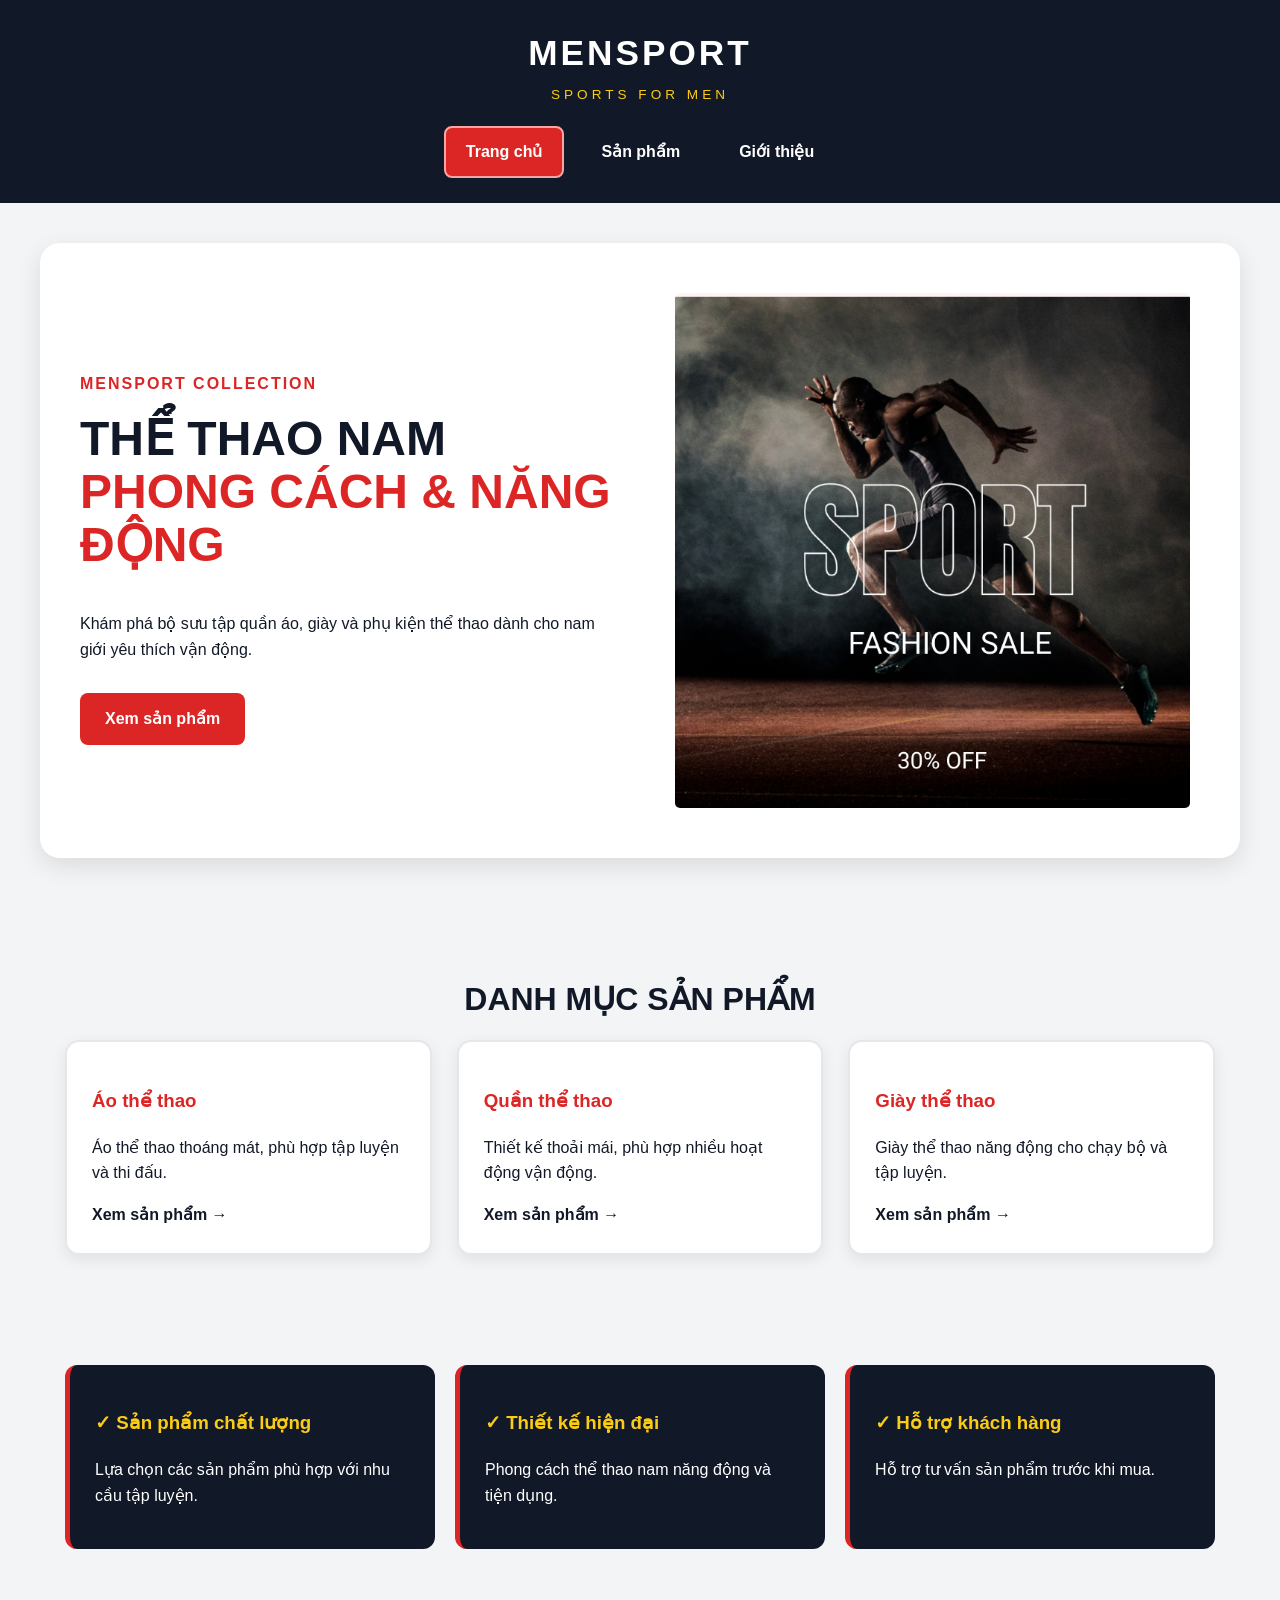
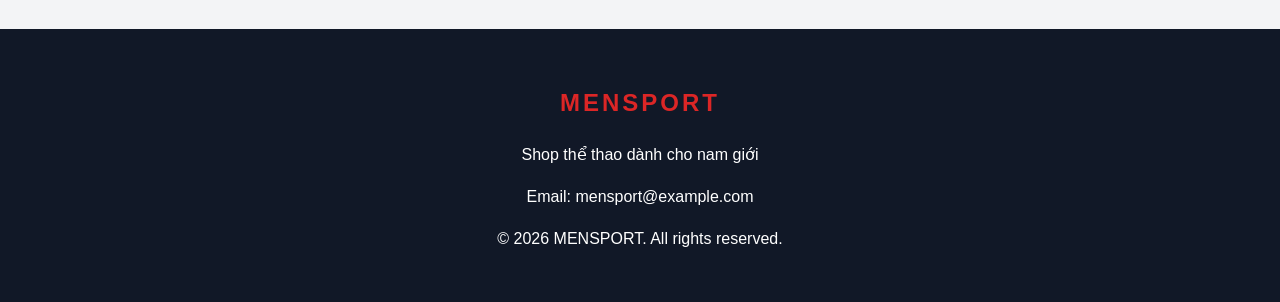
<file: index.html>
<!DOCTYPE html>
<html lang="vi">
<head>
    <meta charset="UTF-8">
    <meta name="viewport" content="width=device-width, initial-scale=1.0">

    <title>MENSPORT - Shop Thể Thao Nam</title>

    <link rel="stylesheet" href="style.css">
</head>

<body>

    <!-- Skip Link -->
    <a class="skip-link" href="#main-content">
        Chuyển đến nội dung chính
    </a>

    <!-- Header -->
    <header class="site-header">

        <div class="logo">
            <h1>MENSPORT</h1>
            <p>SPORTS FOR MEN</p>
        </div>

        <nav aria-label="Điều hướng chính">
            <ul class="nav-list">
                <li>
                    <a class="active" href="index.html">Trang chủ</a>
                </li>

                <li>
                    <a href="products.html">Sản phẩm</a>
                </li>

                <li>
                    <a href="about.html">Giới thiệu</a>
                </li>
            </ul>
        </nav>

    </header>

    <!-- Main -->
    <main id="main-content">

        <!-- Hero -->
        <section class="hero">

            <div class="hero-content">

                <p class="small-title">
                    MENSPORT COLLECTION
                </p>

                <h2>
                    THỂ THAO NAM<br>
                    <span>PHONG CÁCH & NĂNG ĐỘNG</span>
                </h2>

                <p>
                    Khám phá bộ sưu tập quần áo, giày và phụ kiện
                    thể thao dành cho nam giới yêu thích vận động.
                </p>

                <a class="main-button" href="products.html">
                    Xem sản phẩm
                </a>

            </div>

            <div class="hero-image">
                <img
                    src="image/banner.jpg"
                    alt="Người đàn ông mặc trang phục thể thao nam">
            </div>

        </section>


        <!-- Danh mục -->
        <section class="section">

            <h2 class="section-title">
                DANH MỤC SẢN PHẨM
            </h2>

            <div class="category-grid">

                <article class="category-card">
                    <h3>Áo thể thao</h3>
                    <p>
                        Áo thể thao thoáng mát,
                        phù hợp tập luyện và thi đấu.
                    </p>

                    <a href="products.html">
                        Xem sản phẩm →
                    </a>
                </article>


                <article class="category-card">
                    <h3>Quần thể thao</h3>
                    <p>
                        Thiết kế thoải mái,
                        phù hợp nhiều hoạt động vận động.
                    </p>

                    <a href="products.html">
                        Xem sản phẩm →
                    </a>
                </article>


                <article class="category-card">
                    <h3>Giày thể thao</h3>
                    <p>
                        Giày thể thao năng động
                        cho chạy bộ và tập luyện.
                    </p>

                    <a href="products.html">
                        Xem sản phẩm →
                    </a>
                </article>

            </div>

        </section>


        <!-- Cam kết -->
        <section class="advantages">

            <div class="advantage">
                <h3>✓ Sản phẩm chất lượng</h3>
                <p>
                    Lựa chọn các sản phẩm phù hợp
                    với nhu cầu tập luyện.
                </p>
            </div>

            <div class="advantage">
                <h3>✓ Thiết kế hiện đại</h3>
                <p>
                    Phong cách thể thao nam
                    năng động và tiện dụng.
                </p>
            </div>

            <div class="advantage">
                <h3>✓ Hỗ trợ khách hàng</h3>
                <p>
                    Hỗ trợ tư vấn sản phẩm
                    trước khi mua.
                </p>
            </div>

        </section>

    </main>


    <!-- Footer -->
    <footer class="site-footer">

        <h2>MENSPORT</h2>

        <p>
            Shop thể thao dành cho nam giới
        </p>

        <p>
            Email: mensport@example.com
        </p>

        <p>
            © 2026 MENSPORT. All rights reserved.
        </p>

    </footer>

</body>
</html>
</file>
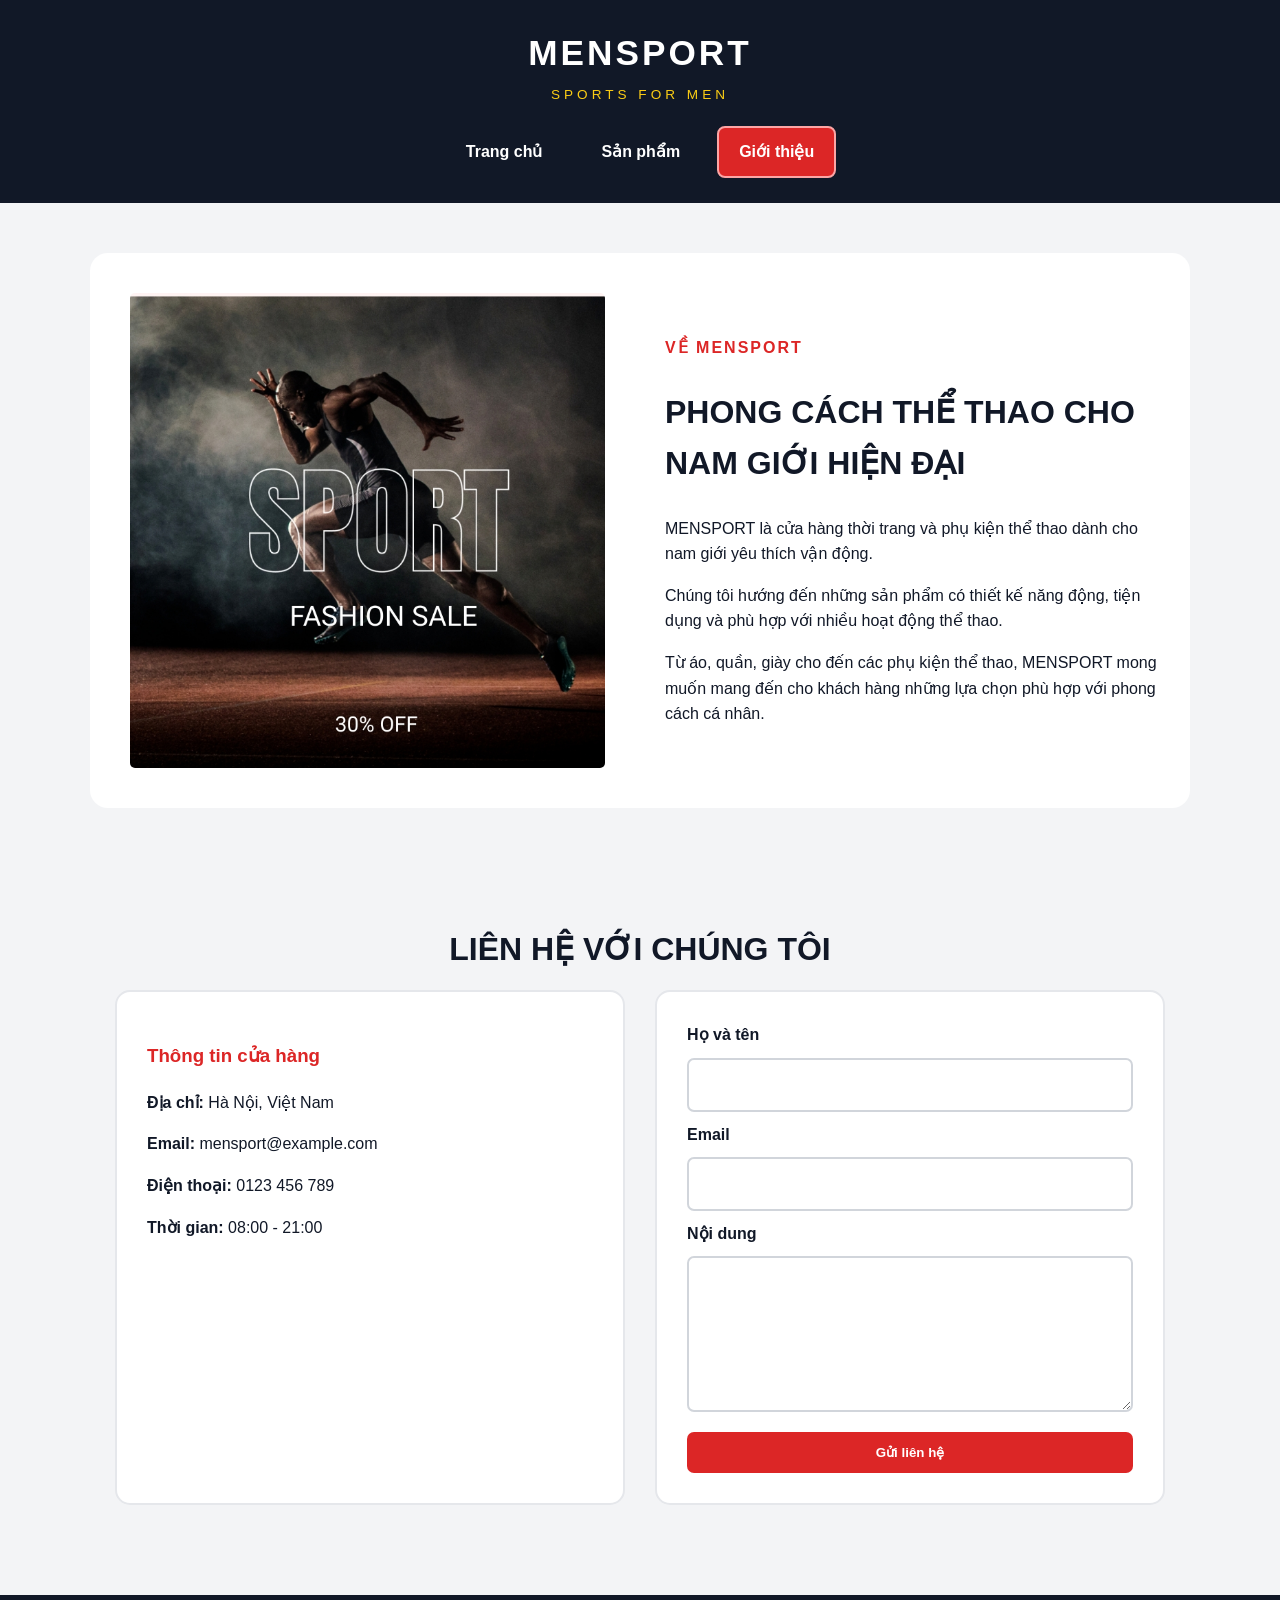
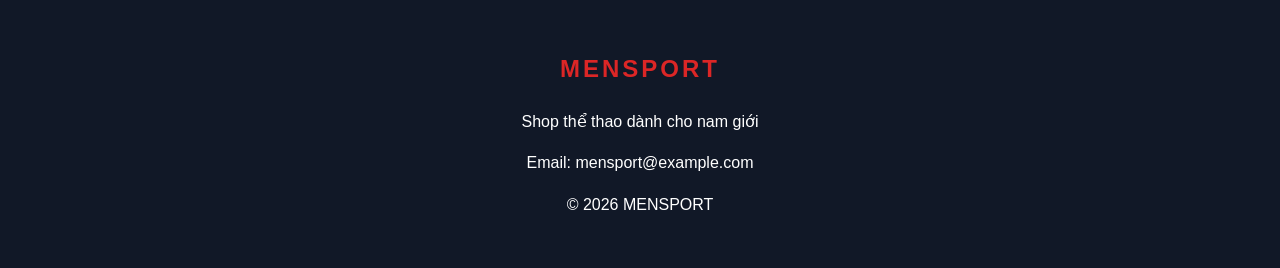
<file: about.html>
<!DOCTYPE html>
<html lang="vi">
<head>
    <meta charset="UTF-8">
    <meta name="viewport" content="width=device-width, initial-scale=1.0">

    <title>Giới thiệu - MENSPORT</title>

    <link rel="stylesheet" href="style.css">
</head>

<body>

    <!-- Skip Link -->
    <a class="skip-link" href="#main-content">
        Chuyển đến nội dung chính
    </a>


    <!-- Header -->
    <header class="site-header">

        <div class="logo">
            <h1>MENSPORT</h1>
            <p>SPORTS FOR MEN</p>
        </div>

        <nav aria-label="Điều hướng chính">

            <ul class="nav-list">

                <li>
                    <a href="index.html">
                        Trang chủ
                    </a>
                </li>

                <li>
                    <a href="products.html">
                        Sản phẩm
                    </a>
                </li>

                <li>
                    <a class="active" href="about.html">
                        Giới thiệu
                    </a>
                </li>

            </ul>

        </nav>

    </header>


    <!-- Main -->
    <main id="main-content">

        <section class="about-section">

            <div class="about-image">

                <img
                    src="image/banner.jpg"
                    alt="Người đàn ông trong trang phục thể thao">

            </div>


            <div class="about-content">

                <p class="small-title">
                    VỀ MENSPORT
                </p>

                <h2>
                    PHONG CÁCH THỂ THAO
                    CHO NAM GIỚI HIỆN ĐẠI
                </h2>

                <p>
                    MENSPORT là cửa hàng thời trang và phụ kiện
                    thể thao dành cho nam giới yêu thích vận động.
                </p>

                <p>
                    Chúng tôi hướng đến những sản phẩm có thiết kế
                    năng động, tiện dụng và phù hợp với nhiều
                    hoạt động thể thao.
                </p>

                <p>
                    Từ áo, quần, giày cho đến các phụ kiện thể thao,
                    MENSPORT mong muốn mang đến cho khách hàng
                    những lựa chọn phù hợp với phong cách cá nhân.
                </p>

            </div>

        </section>


        <!-- Contact -->
        <section class="contact-section">

            <h2 class="section-title">
                LIÊN HỆ VỚI CHÚNG TÔI
            </h2>

            <div class="contact-grid">


                <div class="contact-info">

                    <h3>
                        Thông tin cửa hàng
                    </h3>

                    <p>
                        <strong>Địa chỉ:</strong>
                        Hà Nội, Việt Nam
                    </p>

                    <p>
                        <strong>Email:</strong>
                        mensport@example.com
                    </p>

                    <p>
                        <strong>Điện thoại:</strong>
                        0123 456 789
                    </p>

                    <p>
                        <strong>Thời gian:</strong>
                        08:00 - 21:00
                    </p>

                </div>


                <form class="contact-form">

                    <label for="name">
                        Họ và tên
                    </label>

                    <input
                        type="text"
                        id="name"
                        name="name"
                        required>


                    <label for="email">
                        Email
                    </label>

                    <input
                        type="email"
                        id="email"
                        name="email"
                        required>


                    <label for="message">
                        Nội dung
                    </label>

                    <textarea
                        id="message"
                        name="message"
                        rows="5"
                        required></textarea>


                    <button type="submit">
                        Gửi liên hệ
                    </button>

                </form>

            </div>

        </section>

    </main>


    <!-- Footer -->
    <footer class="site-footer">

        <h2>MENSPORT</h2>

        <p>
            Shop thể thao dành cho nam giới
        </p>

        <p>
            Email: mensport@example.com
        </p>

        <p>
            © 2026 MENSPORT
        </p>

    </footer>

</body>
</html>
</file>
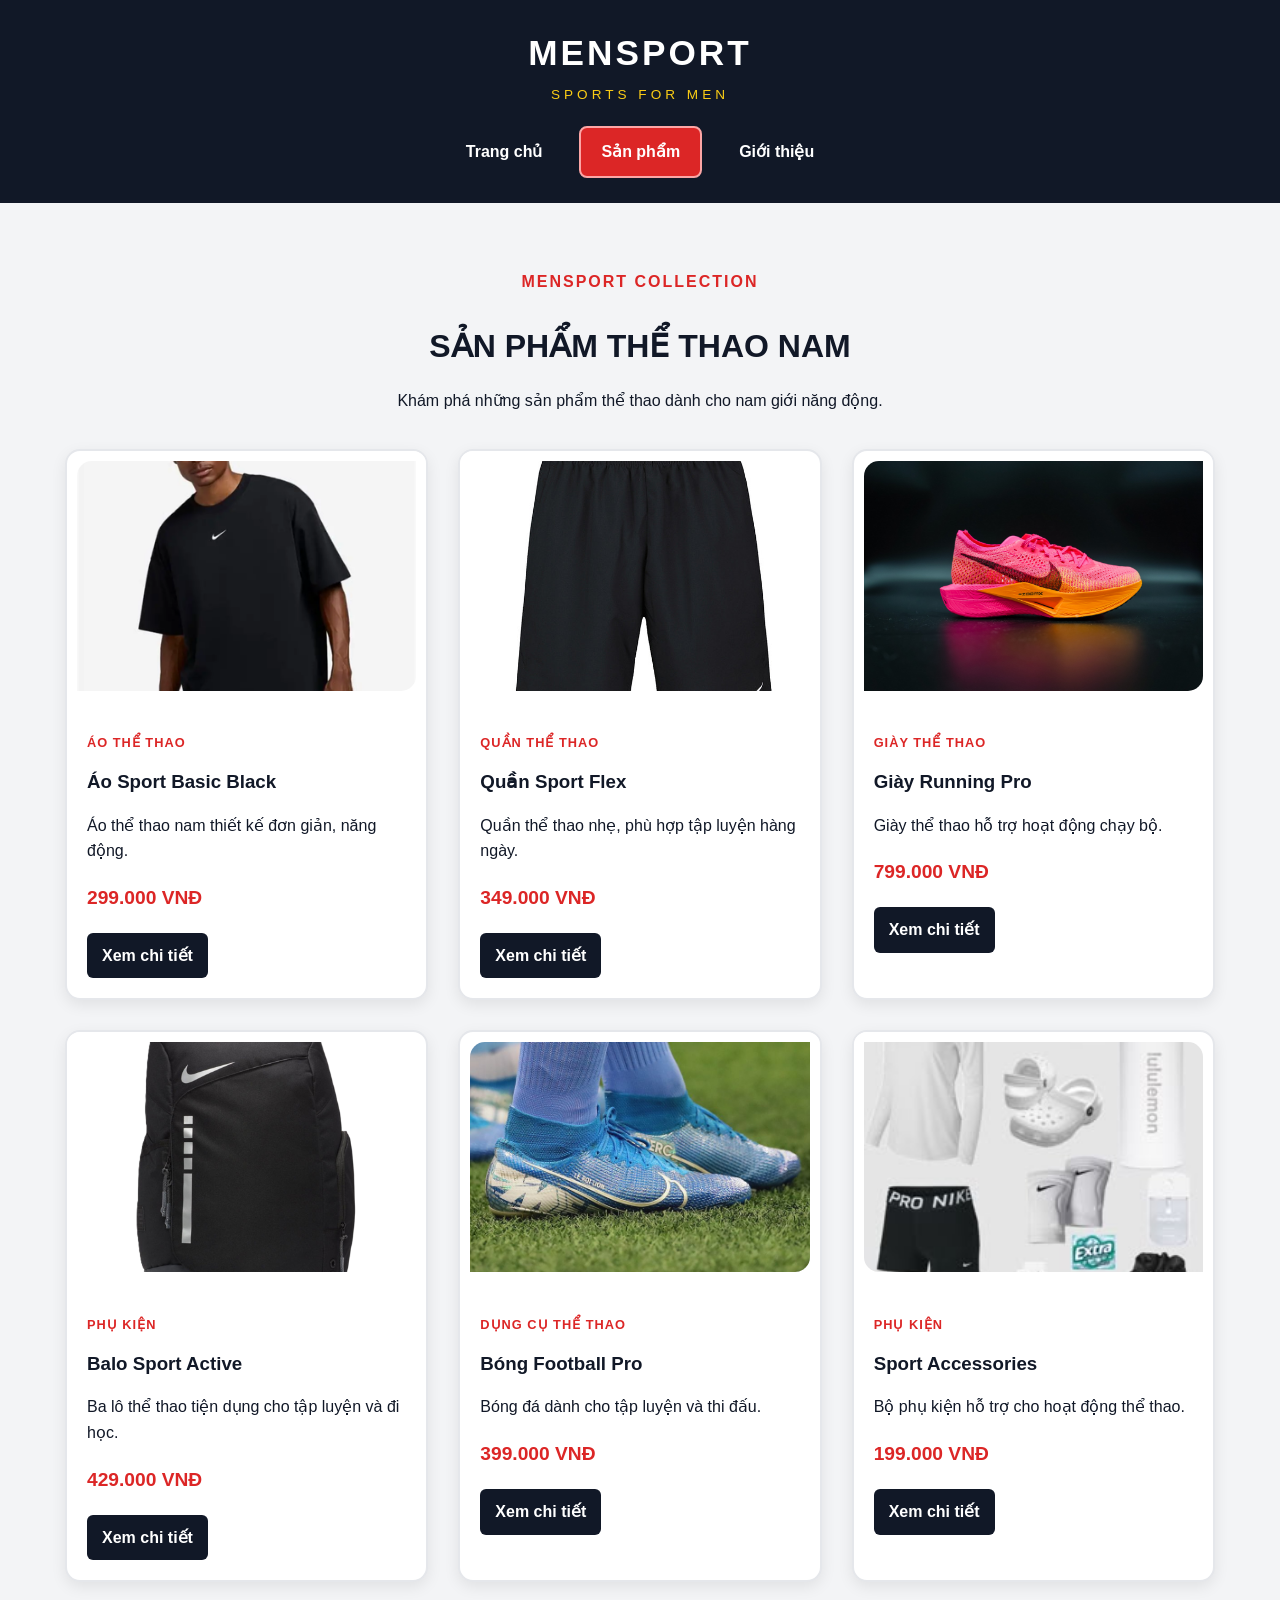
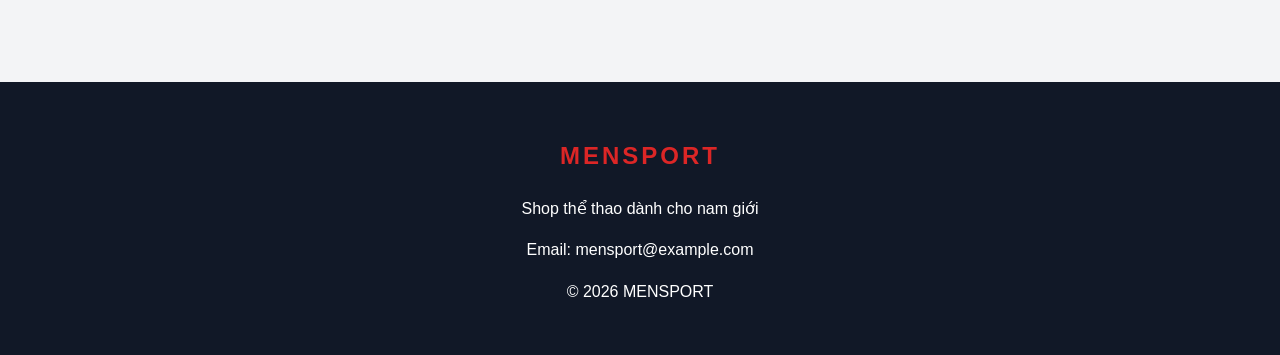
<file: products.html>
<!DOCTYPE html>
<html lang="vi">
<head>
    <meta charset="UTF-8">
    <meta name="viewport" content="width=device-width, initial-scale=1.0">

    <title>Sản phẩm - MENSPORT</title>

    <link rel="stylesheet" href="style.css">
</head>

<body>

    <!-- Skip Link -->
    <a class="skip-link" href="#main-content">
        Chuyển đến nội dung chính
    </a>


    <!-- Header -->
    <header class="site-header">

        <div class="logo">
            <h1>MENSPORT</h1>
            <p>SPORTS FOR MEN</p>
        </div>

        <nav aria-label="Điều hướng chính">
            <ul class="nav-list">

                <li>
                    <a href="index.html">
                        Trang chủ
                    </a>
                </li>

                <li>
                    <a class="active" href="products.html">
                        Sản phẩm
                    </a>
                </li>

                <li>
                    <a href="about.html">
                        Giới thiệu
                    </a>
                </li>

            </ul>
        </nav>

    </header>


    <!-- Main -->
    <main id="main-content">

        <section class="section">

            <p class="small-title center">
                MENSPORT COLLECTION
            </p>

            <h2 class="section-title">
                SẢN PHẨM THỂ THAO NAM
            </h2>

            <p class="section-description">
                Khám phá những sản phẩm thể thao
                dành cho nam giới năng động.
            </p>


            <!-- GRID -->
            <div class="product-grid">


                <!-- Sản phẩm 1 -->
                <article class="product-card">

                    <img
                        src="image/áo.jpg"
                        alt="Áo thể thao nam màu đen">

                    <div class="product-info">

                        <p class="product-category">
                            ÁO THỂ THAO
                        </p>

                        <h3>
                            Áo Sport Basic Black
                        </h3>

                        <p>
                            Áo thể thao nam thiết kế
                            đơn giản, năng động.
                        </p>

                        <p class="price">
                            299.000 VNĐ
                        </p>

                        <a href="about.html" class="product-button">
                            Xem chi tiết
                        </a>

                    </div>

                </article>


                <!-- Sản phẩm 2 -->
                <article class="product-card">

                    <img
                        src="image/quần.jpg"
                        alt="Quần thể thao nam màu đen">

                    <div class="product-info">

                        <p class="product-category">
                            QUẦN THỂ THAO
                        </p>

                        <h3>
                            Quần Sport Flex
                        </h3>

                        <p>
                            Quần thể thao nhẹ,
                            phù hợp tập luyện hàng ngày.
                        </p>

                        <p class="price">
                            349.000 VNĐ
                        </p>

                        <a href="about.html" class="product-button">
                            Xem chi tiết
                        </a>

                    </div>

                </article>


                <!-- Sản phẩm 3 -->
                <article class="product-card">

                    <img
                        src="image/giày.jpg"
                        alt="Giày thể thao nam">

                    <div class="product-info">

                        <p class="product-category">
                            GIÀY THỂ THAO
                        </p>

                        <h3>
                            Giày Running Pro
                        </h3>

                        <p>
                            Giày thể thao hỗ trợ
                            hoạt động chạy bộ.
                        </p>

                        <p class="price">
                            799.000 VNĐ
                        </p>

                        <a href="about.html" class="product-button">
                            Xem chi tiết
                        </a>

                    </div>

                </article>


                <!-- Sản phẩm 4 -->
                <article class="product-card">

                    <img
                        src="image/balo.jpg"
                        alt="Ba lô thể thao nam">

                    <div class="product-info">

                        <p class="product-category">
                            PHỤ KIỆN
                        </p>

                        <h3>
                            Balo Sport Active
                        </h3>

                        <p>
                            Ba lô thể thao tiện dụng
                            cho tập luyện và đi học.
                        </p>

                        <p class="price">
                            429.000 VNĐ
                        </p>

                        <a href="about.html" class="product-button">
                            Xem chi tiết
                        </a>

                    </div>

                </article>


                <!-- Sản phẩm 5 -->
                <article class="product-card">

                    <img
                        src="image/bóng.jpq.jpg"
                        alt="Quả bóng đá thể thao">

                    <div class="product-info">

                        <p class="product-category">
                            DỤNG CỤ THỂ THAO
                        </p>

                        <h3>
                            Bóng Football Pro
                        </h3>

                        <p>
                            Bóng đá dành cho
                            tập luyện và thi đấu.
                        </p>

                        <p class="price">
                            399.000 VNĐ
                        </p>

                        <a href="about.html" class="product-button">
                            Xem chi tiết
                        </a>

                    </div>

                </article>


                <!-- Sản phẩm 6 -->
                <article class="product-card">

                    <img
                        src="image/phukien.jpg"
                        alt="Các phụ kiện thể thao nam">

                    <div class="product-info">

                        <p class="product-category">
                            PHỤ KIỆN
                        </p>

                        <h3>
                            Sport Accessories
                        </h3>

                        <p>
                            Bộ phụ kiện hỗ trợ
                            cho hoạt động thể thao.
                        </p>

                        <p class="price">
                            199.000 VNĐ
                        </p>

                        <a href="about.html" class="product-button">
                            Xem chi tiết
                        </a>

                    </div>

                </article>

            </div>

        </section>

    </main>


    <!-- Footer -->
    <footer class="site-footer">

        <h2>MENSPORT</h2>

        <p>
            Shop thể thao dành cho nam giới
        </p>

        <p>
            Email: mensport@example.com
        </p>

        <p>
            © 2026 MENSPORT
        </p>

    </footer>

</body>
</html>
</file>
<file: style.css>
/* =====================================
   CÀI ĐẶT CHUNG
===================================== */

* {
    box-sizing: border-box;
}

html {
    scroll-behavior: smooth;
}

body {
    margin: 0;
    font-family: Arial, Helvetica, sans-serif;
    line-height: 1.6;

    background-color: #f3f4f6;
    color: #111827;
}

img {
    display: block;
    width: 100%;
    height: auto;

    /* BOX MODEL */
    border: 4px solid #ffffff;
    padding: 6px;
    border-radius: 15px;

    background-color: #ffffff;
}


/* =====================================
   SKIP LINK
===================================== */

.skip-link {
    position: absolute;

    top: -60px;
    left: 15px;

    padding: 12px 20px;

    background-color: #000000;
    color: #ffffff;

    border-radius: 6px;

    text-decoration: none;
    font-weight: bold;

    z-index: 9999;
}


/* CHỈ HIỆN KHI FOCUS */

.skip-link:focus {
    top: 15px;

    outline: 3px solid #facc15;
    outline-offset: 3px;
}


/* =====================================
   HEADER
===================================== */

.site-header {
    background-color: #111827;
    color: #ffffff;

    padding: 25px 30px;

    text-align: center;
}

.logo h1 {
    margin: 0;

    font-size: 2.2rem;
    letter-spacing: 3px;
}

.logo p {
    margin: 3px 0 20px;

    color: #facc15;

    font-size: 0.85rem;
    letter-spacing: 4px;
}


/* =====================================
   NAVIGATION
===================================== */

.nav-list {

    /* FLEXBOX */
    display: flex;

    justify-content: center;
    align-items: center;

    gap: 15px;

    flex-wrap: wrap;

    list-style: none;

    margin: 0;
    padding: 0;
}

.nav-list a {

    display: block;

    color: #ffffff;

    text-decoration: none;

    padding: 11px 20px;

    border: 2px solid transparent;

    border-radius: 8px;

    font-weight: bold;

    transition:
        background-color 0.3s ease,
        transform 0.3s ease,
        border-color 0.3s ease;
}


/* HOVER */

.nav-list a:hover {

    background-color: #dc2626;

    border-color: #ffffff;

    transform: translateY(-3px);
}


/* FOCUS */

.nav-list a:focus {

    outline: 3px solid #facc15;

    outline-offset: 3px;
}


/* Trang đang mở */

.nav-list a.active {

    background-color: #dc2626;

    border-color: #fca5a5;
}


/* =====================================
   HERO
===================================== */

.hero {

    max-width: 1200px;

    margin: 40px auto;

    padding: 40px;

    /* FLEXBOX */

    display: flex;

    align-items: center;

    gap: 50px;

    background-color: #ffffff;

    border-radius: 20px;

    box-shadow:
        0 8px 25px rgba(0, 0, 0, 0.1);
}

.hero-content {

    flex: 1;
}

.hero-image {

    flex: 1;
}

.hero h2 {

    margin-top: 5px;

    font-size: 3rem;

    line-height: 1.1;

    color: #111827;
}

.hero h2 span {

    color: #dc2626;
}

.hero p {

    max-width: 600px;
}

.small-title {

    color: #dc2626;

    font-weight: bold;

    letter-spacing: 2px;
}

.main-button {

    display: inline-block;

    margin-top: 15px;

    padding: 13px 25px;

    background-color: #dc2626;

    color: #ffffff;

    text-decoration: none;

    border-radius: 8px;

    font-weight: bold;

    transition:
        transform 0.3s ease,
        background-color 0.3s ease;
}


/* HOVER thú vị */

.main-button:hover {

    background-color: #991b1b;

    transform: scale(1.08);
}


.main-button:focus {

    outline: 3px solid #facc15;

    outline-offset: 3px;
}


/* =====================================
   SECTION
===================================== */

.section {

    max-width: 1200px;

    margin: auto;

    padding: 50px 25px;
}

.section-title {

    text-align: center;

    font-size: 2rem;

    color: #111827;

    margin-bottom: 15px;
}

.section-description {

    text-align: center;

    margin-bottom: 35px;
}

.center {

    text-align: center;
}


/* =====================================
   CATEGORY GRID
===================================== */

.category-grid {

    /* GRID */

    display: grid;

    grid-template-columns:
        repeat(3, 1fr);

    gap: 25px;
}


.category-card {

    background-color: #ffffff;

    padding: 25px;

    border: 2px solid #e5e7eb;

    border-radius: 14px;

    box-shadow:
        0 5px 15px rgba(0, 0, 0, 0.08);

    transition:
        transform 0.3s ease,
        box-shadow 0.3s ease;
}


/* HOVER */

.category-card:hover {

    transform: translateY(-8px);

    box-shadow:
        0 12px 25px rgba(0, 0, 0, 0.15);

    border-color: #dc2626;
}

.category-card h3 {

    color: #dc2626;
}

.category-card a {

    color: #111827;

    font-weight: bold;

    text-decoration: none;
}


/* =====================================
   ADVANTAGES
===================================== */

.advantages {

    max-width: 1200px;

    margin: 30px auto;

    padding: 30px 25px;

    display: flex;

    justify-content: space-between;

    gap: 20px;
}

.advantage {

    flex: 1;

    padding: 25px;

    background-color: #111827;

    color: #ffffff;

    border-radius: 12px;

    border-left: 5px solid #dc2626;
}

.advantage h3 {

    color: #facc15;
}


/* =====================================
   PRODUCT GRID
===================================== */

.product-grid {

    /* GRID */

    display: grid;

    grid-template-columns:
        repeat(3, minmax(0, 1fr));

    gap: 30px;
}


/* =====================================
   PRODUCT CARD
===================================== */

.product-card {

    background-color: #ffffff;

    border: 2px solid #e5e7eb;

    border-radius: 15px;

    overflow: hidden;

    box-shadow:
        0 5px 15px rgba(0, 0, 0, 0.08);

    transition:
        transform 0.3s ease,
        box-shadow 0.3s ease;
}


/* HOVER CARD */

.product-card:hover {

    transform: translateY(-8px);

    box-shadow:
        0 15px 30px rgba(0, 0, 0, 0.18);

    border-color: #dc2626;
}


/* Hình ảnh sản phẩm */

.product-card img {

    width: 100%;

    height: 250px;

    object-fit: cover;

    border-radius: 0;

    border: none;

    padding: 10px;

    transition:
        transform 0.3s ease;
}


/* HOVER IMAGE */

.product-card:hover img {

    transform: scale(1.04);
}


/* =====================================
   NTH-CHILD
===================================== */

/* Sản phẩm lẻ */

.product-card:nth-child(odd) img {

    border-radius: 25px 5px 25px 5px;
}


/* Sản phẩm chẵn */

.product-card:nth-child(even) img {

    border-radius: 5px 25px 5px 25px;
}


/* =====================================
   PRODUCT INFO
===================================== */

.product-info {

    padding: 20px;
}

.product-category {

    color: #dc2626;

    font-size: 0.8rem;

    font-weight: bold;

    letter-spacing: 1px;
}

.product-info h3 {

    margin: 8px 0;

    color: #111827;
}

.price {

    font-size: 1.2rem;

    font-weight: bold;

    color: #dc2626;
}

.product-button {

    display: inline-block;

    padding: 10px 15px;

    background-color: #111827;

    color: #ffffff;

    border-radius: 6px;

    text-decoration: none;

    font-weight: bold;

    transition:
        background-color 0.3s ease;
}

.product-button:hover {

    background-color: #dc2626;
}

.product-button:focus {

    outline: 3px solid #facc15;

    outline-offset: 3px;
}


/* =====================================
   ABOUT
===================================== */

.about-section {

    max-width: 1100px;

    margin: 50px auto;

    padding: 30px;

    display: flex;

    align-items: center;

    gap: 50px;

    background-color: #ffffff;

    border-radius: 18px;
}

.about-image {

    flex: 1;
}

.about-content {

    flex: 1;
}

.about-content h2 {

    font-size: 2rem;
}

.about-content p {

    margin-bottom: 15px;
}


/* =====================================
   CONTACT
===================================== */

.contact-section {

    max-width: 1100px;

    margin: auto;

    padding: 40px 25px;
}

.contact-grid {

    display: grid;

    grid-template-columns:
        1fr 1fr;

    gap: 30px;
}

.contact-info,
.contact-form {

    background-color: #ffffff;

    padding: 30px;

    border: 2px solid #e5e7eb;

    border-radius: 15px;
}

.contact-info h3 {

    color: #dc2626;
}


/* =====================================
   FORM
===================================== */

.contact-form {

    display: flex;

    flex-direction: column;

    gap: 10px;
}

.contact-form label {

    font-weight: bold;
}

.contact-form input,
.contact-form textarea {

    width: 100%;

    padding: 12px;

    border: 2px solid #d1d5db;

    border-radius: 7px;

    font: inherit;
}

.contact-form input:focus,
.contact-form textarea:focus {

    border-color: #dc2626;

    outline: 3px solid #fecaca;
}

.contact-form button {

    margin-top: 10px;

    padding: 13px;

    background-color: #dc2626;

    color: #ffffff;

    border: none;

    border-radius: 7px;

    font-weight: bold;

    cursor: pointer;

    transition:
        background-color 0.3s ease,
        transform 0.3s ease;
}

.contact-form button:hover {

    background-color: #991b1b;

    transform: translateY(-2px);
}

.contact-form button:focus {

    outline: 3px solid #facc15;

    outline-offset: 3px;
}


/* =====================================
   FOOTER
===================================== */

.site-footer {

    margin-top: 50px;

    padding: 35px 20px;

    background-color: #111827;

    color: #ffffff;

    text-align: center;
}

.site-footer h2 {

    color: #dc2626;

    letter-spacing: 3px;
}


/* =====================================
   RESPONSIVE
===================================== */

@media (max-width: 800px) {

    .hero {

        flex-direction: column;

        text-align: center;

        margin: 20px;

        padding: 25px;
    }

    .hero h2 {

        font-size: 2.2rem;
    }

    .category-grid {

        grid-template-columns: 1fr;
    }

    .product-grid {

        grid-template-columns: 1fr 1fr;
    }

    .advantages {

        flex-direction: column;

        margin: 20px;
    }

    .about-section {

        flex-direction: column;

        margin: 20px;
    }

    .contact-grid {

        grid-template-columns: 1fr;
    }
}


@media (max-width: 500px) {

    .site-header {

        padding: 20px 10px;
    }

    .nav-list {

        flex-direction: column;
    }

    .nav-list li,
    .nav-list a {

        width: 100%;
    }

    .product-grid {

        grid-template-columns: 1fr;
    }

    .hero h2 {

        font-size: 1.8rem;
    }

    .section {

        padding: 35px 15px;
    }
}
</file>
